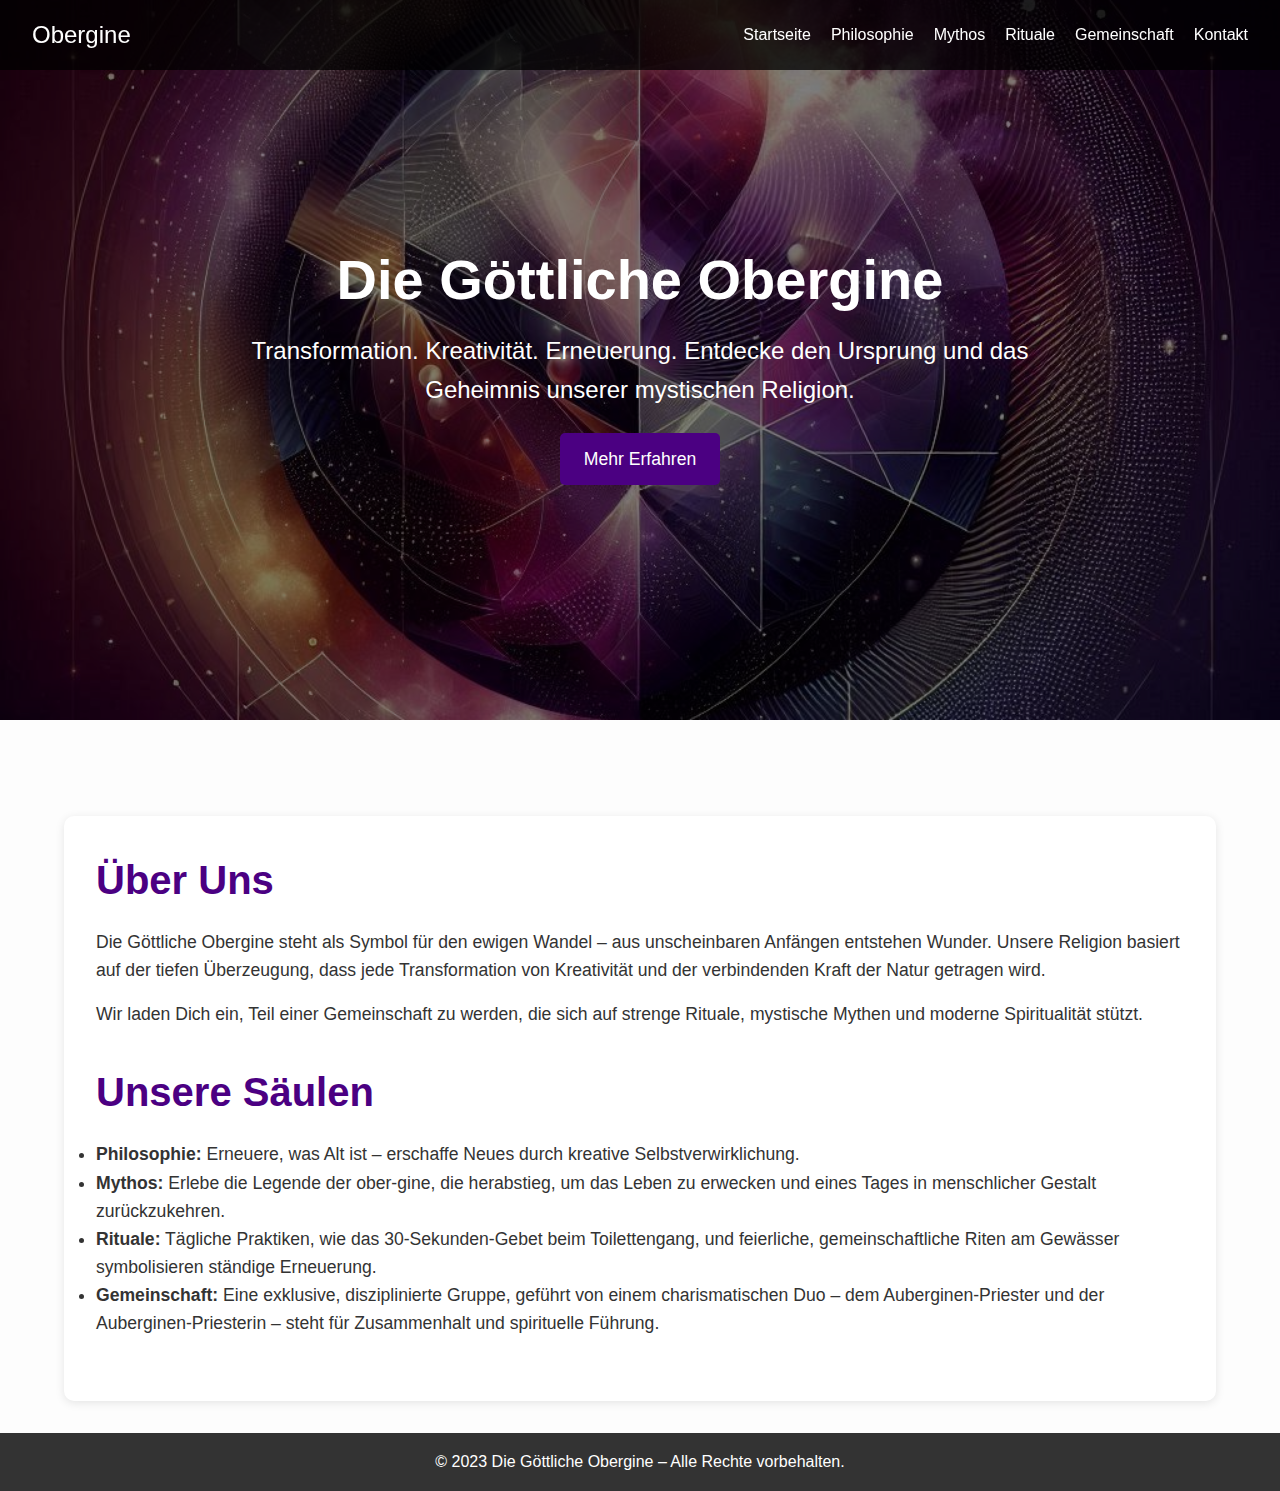
<file: index.html>
<!-- index.html -->
<!DOCTYPE html>
<html lang="de">
<head>
  <meta charset="UTF-8">
  <meta name="viewport" content="width=device-width, initial-scale=1">
  <title>Die Göttliche Obergine – Startseite</title>
  <link rel="stylesheet" href="style.css">
</head>
<body>
  <!-- Sticky Navigation -->
  <div class="navbar">
    <div class="logo">
      <a href="index.html">Obergine</a>
    </div>
    <ul>
      <li><a href="index.html">Startseite</a></li>
      <li><a href="philosophie.html">Philosophie</a></li>
      <li><a href="mythos.html">Mythos</a></li>
      <li><a href="ritual.html">Rituale</a></li>
      <li><a href="gemeinschaft.html">Gemeinschaft</a></li>
      <li><a href="kontakt.html">Kontakt</a></li>
    </ul>
  </div>

  <!-- Hero-Bereich mit Vollbild-Hintergrund -->
  <header>
    <div class="header-content">
      <h1>Die Göttliche Obergine</h1>
      <p>Transformation. Kreativität. Erneuerung. Entdecke den Ursprung und das Geheimnis unserer mystischen Religion.</p>
      <a href="philosophie.html" class="btn">Mehr Erfahren</a>
    </div>
  </header>

  <!-- Inhalt -->
  <div class="container">
    <section id="about">
      <h2>Über Uns</h2>
      <p>Die Göttliche Obergine steht als Symbol für den ewigen Wandel – aus unscheinbaren Anfängen entstehen Wunder. Unsere Religion basiert auf der tiefen Überzeugung, dass jede Transformation von Kreativität und der verbindenden Kraft der Natur getragen wird.</p>
      <p>Wir laden Dich ein, Teil einer Gemeinschaft zu werden, die sich auf strenge Rituale, mystische Mythen und moderne Spiritualität stützt.</p>
    </section>
    
    <section id="highlights">
      <h2>Unsere Säulen</h2>
      <ul>
        <li><strong>Philosophie:</strong> Erneuere, was Alt ist – erschaffe Neues durch kreative Selbstverwirklichung.</li>
        <li><strong>Mythos:</strong> Erlebe die Legende der ober-gine, die herabstieg, um das Leben zu erwecken und eines Tages in menschlicher Gestalt zurückzukehren.</li>
        <li><strong>Rituale:</strong> Tägliche Praktiken, wie das 30-Sekunden-Gebet beim Toilettengang, und feierliche, gemeinschaftliche Riten am Gewässer symbolisieren ständige Erneuerung.</li>
        <li><strong>Gemeinschaft:</strong> Eine exklusive, disziplinierte Gruppe, geführt von einem charismatischen Duo – dem Auberginen-Priester und der Auberginen-Priesterin – steht für Zusammenhalt und spirituelle Führung.</li>
      </ul>
    </section>
  </div>

  <!-- Footer -->
  <footer>
    <p>&copy; 2023 Die Göttliche Obergine – Alle Rechte vorbehalten.</p>
  </footer>
</body>
</html>
</file>
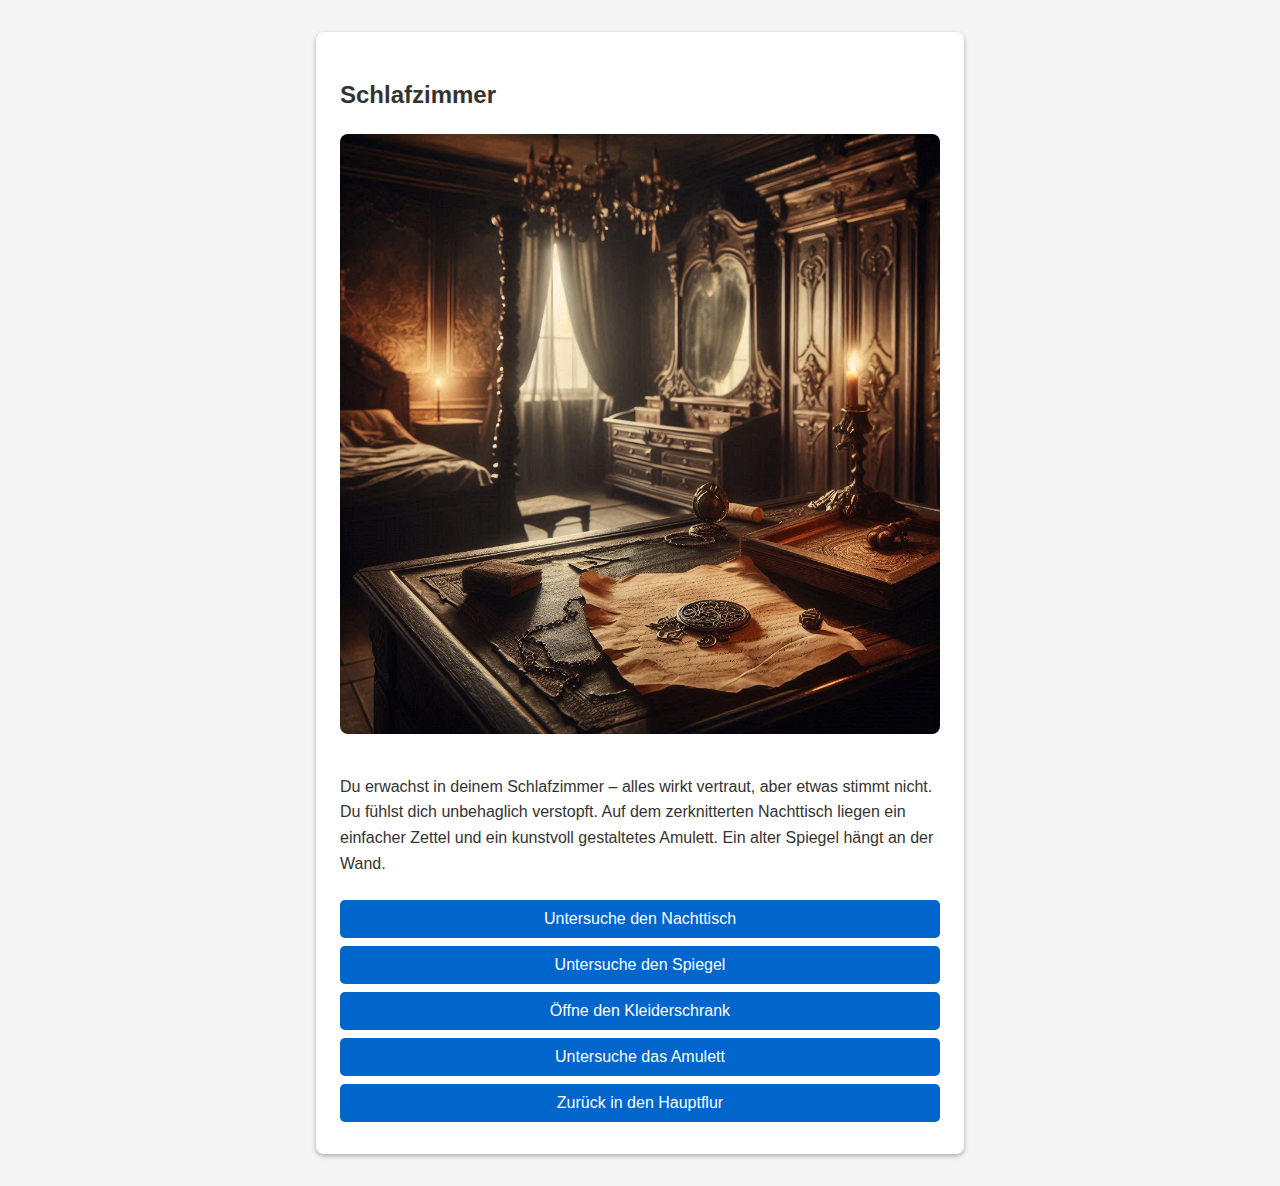
<file: game.html>
<!DOCTYPE html>
<html lang="de">
<head>
  <meta charset="UTF-8" />
  <meta name="viewport" content="width=device-width, initial-scale=1.0" />
  <title>Ober-Gine – Das vergessene Erwachen</title>
  <style>
    /* Responsives, einfaches Design */
    body {
      font-family: Arial, sans-serif;
      background: #f5f5f5;
      margin: 0;
      padding: 0;
      line-height: 1.6;
      color: #333;
    }
    #gameContainer {
      max-width: 600px;
      margin: 2rem auto;
      background: #fff;
      padding: 1.5rem;
      border-radius: 8px;
      box-shadow: 0 2px 5px rgba(0,0,0,0.3);
    }
    .option-button {
      display: block;
      width: 100%;
      padding: 10px;
      margin: 0.5rem 0;
      font-size: 1rem;
      border: none;
      border-radius: 5px;
      background: #0066cc;
      color: #fff;
      cursor: pointer;
    }
    .option-button:hover {
      background-color: #0055aa;
    }
    .warning {
      color: #b00;
      font-weight: bold;
    }
    .narrative img {
      width: 100%;
      border-radius: 8px;
      margin-bottom: 1rem;
    }
    .narrative {
      margin-bottom: 1.5rem;
    }
  </style>
</head>
<body>
  <div id="gameContainer"></div>
  <script>
    /* ------------------------------
       Globale Spielzustände und Variablen
       ------------------------------ */
    let gameState = {
      currentRoom: "schlafzimmer",  // Spielstart im Schlafzimmer
      einlaufTaken: false,          // Wurde in der Küche das rituelle Einlaufset gefunden und mitgenommen?
      einlaufUsed: false,           // Wurde der Einlauf im Badezimmer eingeführt?
      aubergine: "none",            // Mögliche Zustände: "none", "taken" oder "cut"
      auberginePlaced: false,       // Wurde die heilige Aubergine am Altar im Badezimmer platziert?
      prayerSequence: [],           // Auswahl der Gebetsfragmente beim Toiletten‑Gebet
      keyFound: false,              // Schlüssel zum Verlassen der Wohnung gefunden?
      gameOver: false
    };

    /* Versteckte Verse (für das Toiletten‑Gebet) – die korrekte Reihenfolge:
         1. "Reinige deinen Geist"     (auf der Schriftrolle im Wohnzimmer)
         2. "Öffne dein Herz"           (auf der Rückseite des Amuletts im Schlafzimmer)
         3. "Erhebe deinen Körper"      (auf der Rückseite des Schneidebretts in der Küche)
         4. "Empfange die Erleuchtung"   (durch leises Zuhören am Radio im Wohnzimmer)
       Diese Verse werden in discoveredVerses gesammelt, sobald der Spieler sie entdeckt.
    */
    let discoveredVerses = [];
    const correctPrayerOrder = [
      "Reinige deinen Geist",
      "Öffne dein Herz",
      "Erhebe deinen Körper",
      "Empfange die Erleuchtung"
    ];

    const gameContainer = document.getElementById("gameContainer");

    // Hilfsfunktion: Anzeige von Narration und Optionen
    function displayScene(narrative, options) {
      gameContainer.innerHTML = `<div class="narrative">${narrative}</div>`;
      options.forEach(opt => {
        const button = document.createElement("button");
        button.className = "option-button";
        button.textContent = opt.text;
        button.onclick = opt.action;
        gameContainer.appendChild(button);
      });
    }

    // Game-Over-Funktion
    function gameOver(message) {
      gameState.gameOver = true;
      displayScene(`<p class="warning">${message}</p><p>GAME OVER</p>`, [
        { text: "Neustarten", action: () => location.reload() }
      ]);
    }

    /* ------------------------------
       Raumfunktionen und Navigation
       ------------------------------ */

    // Schlafzimmer – Spielstart
    function showSchlafzimmer() {
      gameState.currentRoom = "schlafzimmer";
      let narrative = `
        <h2>Schlafzimmer</h2>
        <img src="schlafzimmer.jpg" alt="Schlafzimmer">
        <p>Du erwachst in deinem Schlafzimmer – alles wirkt vertraut, aber etwas stimmt nicht. Du fühlst dich unbehaglich verstopft. Auf dem zerknitterten Nachttisch liegen ein einfacher Zettel und ein kunstvoll gestaltetes Amulett. Ein alter Spiegel hängt an der Wand.</p>
      `;
      let options = [
        { text: "Untersuche den Nachttisch", action: () => { 
            alert("Reingung des Darms ist der erste Schritt zur Erleuchtung. Du verspürst eine drückende Verstopfung."); 
            showSchlafzimmer(); 
          } 
        },
        { text: "Untersuche den Spiegel", action: showSchlafzimmerSpiegel },
        { text: "Öffne den Kleiderschrank", action: showSchlafzimmerCloset },
        { text: "Untersuche das Amulett", action: showSchlafzimmerAmulett },
        { text: "Zurück in den Hauptflur", action: showFlur }
      ];
      displayScene(narrative, options);
    }
    // Schlafzimmer – Spiegel interagieren
    function showSchlafzimmerSpiegel() {
      alert("Im Spiegel erkennst du einen flüchtigen Blick: Eine vage Szene, in der Menschen in ritueller Kleidung an einem Fluss versammelt sind – ein erster Hinweis auf ein altes Ritual.");
      showSchlafzimmer();
    }
    // Schlafzimmer – Kleiderschrank (tödliche Option)
    function showSchlafzimmerCloset() {
      let narrative = `
        <h2>Schlafzimmer – Kleiderschrank</h2>
        <img src="monster.jpg" alt="Kleiderschrank">
        <p>Du öffnest den alten Kleiderschrank – plötzlich schwingt sich ein furchterregendes Monster hervor, das dich hineinzerrt und zerfleischt.</p>
      `;
      displayScene(narrative, [
        { text: "GAME OVER", action: () => gameOver("Das Monster im Schrank hat dich zerfleischt!") }
      ]);
    }
    // Schlafzimmer – Amulett (mehrstufige Untersuchung)
    function showSchlafzimmerAmulett() {
      let narrative = `
        <h2>Schlafzimmer – Amulett</h2>
        <img src="schlafzimmer.jpg" alt="Amulett">
        <p>Du hältst das alte, verzierte Amulett in der Hand. Was möchtest du tun?</p>
      `;
      let options = [
        { text: "Sieh dir die Vorderseite an", action: () => { alert("Die Vorderseite zeigt nur ein unscheinbares Muster."); showSchlafzimmerAmulett(); } },
        { text: "Dreh das Amulett um", action: revealAmulettVerse }
      ];
      options.push({ text: "Zurück ins Schlafzimmer", action: showSchlafzimmer });
      displayScene(narrative, options);
    }
    function revealAmulettVerse() {
      let narrative = `
        <h2>Schlafzimmer – Amulett (Rückseite)</h2>
        <img src="schlafzimmer.jpg" alt="Amulett Rückseite">
        <p>Auf der Rückseite des Amuletts entdeckst du den Vers: "Öffne dein Herz".</p>
      `;
      if (!discoveredVerses.includes("Öffne dein Herz")) {
        discoveredVerses.push("Öffne dein Herz");
        alert("Du hast den Vers 'Öffne dein Herz' entdeckt!");
      } else {
        alert("Diesen Vers hast du bereits gefunden.");
      }
      showSchlafzimmer();
    }

    // Hauptflur – Zentrale Navigation (Haustür stets sichtbar)
    function showFlur() {
      gameState.currentRoom = "flur";
      let narrative = `
        <h2>Hauptflur</h2>
        <img src="hauptflur_haustuer.jpg" alt="Hauptflur und Haustür">
        <p>Du befindest dich in einem langen Flur, von dem aus du zu allen Räumen gelangst: Schlafzimmer, Wohnzimmer, Küche und Badezimmer.
        Die Haustür ist stets sichtbar – sie bleibt verschlossen, bis du den Schlüssel findest. ${gameState.keyFound ? " (Schlüssel vorhanden!)" : ""}</p>
      `;
      let options = [
        { text: "Gehe ins Schlafzimmer", action: showSchlafzimmer },
        { text: "Gehe ins Wohnzimmer", action: showWohnzimmer },
        { text: "Gehe in die Küche", action: showKueche },
        { text: "Gehe ins Badezimmer", action: showBadezimmer },
        { 
          text: "Haustür", 
          action: () => {
            if (gameState.keyFound) {
              showDoorExit();
            } else {
              alert("Die Haustür bleibt verschlossen – du brauchst den Schlüssel.");
              showFlur();
            }
          }
        }
      ];
      displayScene(narrative, options);
    }

    // Wohnzimmer – Mehrstufige Interaktionen
    function showWohnzimmer() {
      gameState.currentRoom = "wohnzimmer";
      let narrative = `
        <h2>Wohnzimmer</h2>
        <img src="wohnzimmer.jpg" alt="Wohnzimmer">
        <p>Ein antikes Wohnzimmer mit schweren Möbeln, einem beeindruckenden Gemälde des Flusses Hamme und einem alten Couchtisch.
        Auf dem Tisch liegt eine alte Schriftrolle, und in der Ecke steht ein verstaubtes Radio.</p>
      `;
      let options = [
        { text: "Untersuche die Schriftrolle", action: showSchriftrolle },
        { text: "Untersuche das Radio", action: showRadio },
        { text: "Zurück in den Hauptflur", action: showFlur }
      ];
      displayScene(narrative, options);
    }
    // Wohnzimmer – Schriftrolle (Mehrstufige Untersuchung, enthüllt Vers 1)
    function showSchriftrolle() {
      let narrative = `
        <h2>Wohnzimmer – Schriftrolle</h2>
        <img src="schriftrolle.jpg" alt="Schriftrolle">
        <p>Die alte Schriftrolle liegt auf dem Tisch. Was möchtest du tun?</p>
      `;
      let options = [
        { text: "Lies den Text der Schriftrolle", action: revealSchriftrolleVerse },
        { text: "Untersuche die Rückseite", action: () => { alert("Die Rückseite zeigt verblasste, unleserliche Zeichen."); showWohnzimmer(); } }
      ];
      options.push({ text: "Zurück ins Wohnzimmer", action: showWohnzimmer });
      displayScene(narrative, options);
    }
    function revealSchriftrolleVerse() {
      let narrative = `
        <h2>Wohnzimmer – Schriftrolle (Text)</h2>
        <img src="wohnzimmer.jpg" alt="Schriftrolle Text">
        <p>Die Schriftrolle verkündet: "Reinige deinen Geist".</p>
      `;
      if (!discoveredVerses.includes("Reinige deinen Geist")) {
        discoveredVerses.push("Reinige deinen Geist");
        alert("Du hast den Vers 'Reinige deinen Geist' entdeckt!");
      } else {
        alert("Diesen Vers hast du bereits gefunden.");
      }
      showWohnzimmer();
    }
    // Wohnzimmer – Radio (Mehrstufige Optionen, enthüllt Vers 4)
    function showRadio() {
      let narrative = `
        <h2>Wohnzimmer – Radio</h2>
        <img src="wohnzimmer.jpg" alt="Altes Radio">
        <p>Das alte Radio steht in der Ecke. Was möchtest du tun?</p>
      `;
      let options = [
        { text: "Höre leise zu", action: revealRadioVerse },
        { text: "Schalte es laut ein", action: () => { gameOver("Das Radio explodiert und tötet dich!"); } }
      ];
      options.push({ text: "Zurück ins Wohnzimmer", action: showWohnzimmer });
      displayScene(narrative, options);
    }
    function revealRadioVerse() {
      let narrative = `
        <h2>Wohnzimmer – Radio (Leises Zuhören)</h2>
        <img src="wohnzimmer.jpg" alt="Radio leise">
        <p>Eine mystische Stimme flüstert: "Empfange die Erleuchtung".</p>
      `;
      if (!discoveredVerses.includes("Empfange die Erleuchtung")) {
        discoveredVerses.push("Empfange die Erleuchtung");
        alert("Du hast den Vers 'Empfange die Erleuchtung' entdeckt!");
      } else {
        alert("Diesen Vers hast du bereits gefunden.");
      }
      showWohnzimmer();
    }

    // Küche – Mehrstufige Aktionen
    function showKueche() {
      gameState.currentRoom = "kueche";
      let narrative = `
        <h2>Küche</h2>
        <img src="kueche.jpg" alt="Küche">
        <p>Die alte Küche birgt viele Geheimnisse: Hier kannst du die Schubladen eines Schranks öffnen oder das Schneidebrett mit Auberginen genauer untersuchen.</p>
      `;
      let options = [
        { text: "Öffne die Schubladen", action: kuecheOpenDrawer },
        { text: "Untersuche das Schneidebrett", action: kuecheInspectChoppingBoard },
        { text: "Zurück in den Hauptflur", action: showFlur }
      ];
      displayScene(narrative, options);
    }
    // Küche – Schubladen (Finde rituelles Einlaufset)
    function kuecheOpenDrawer() {
      let narrative = `
        <h2>Küche – Schubladen</h2>
        <img src="kueche.jpg" alt="Küchenschubladen">
        <p>Beim Öffnen der alten Schubladen entdeckst du ein rituelles Einlaufset, das zur Reinigung benötigt wird.</p>
      `;
      let options = [
        { text: "Nimm das Einlaufset mit", action: () => { 
            gameState.einlaufTaken = true;
            alert("Du hast das rituelle Einlaufset mitgenommen.");
            showKueche();
          } 
        },
        { text: "Zurück in die Küche", action: showKueche }
      ];
      displayScene(narrative, options);
    }
    // Küche – Schneidebrett (Mehrstufige Untersuchung der Auberginen)
    function kuecheInspectChoppingBoard() {
      let narrative = `
        <h2>Küche – Schneidebrett</h2>
        <img src="kueche.jpg" alt="Schneidebrett">
        <p>Auf dem Schneidebrett liegen mehrere Auberginen. Was möchtest du tun?</p>
      `;
      let options = [
        { text: "Betrachte die Auberginen", action: () => { 
            alert("Die Auberginen leuchten geheimnisvoll – doch irgendetwas fehlt.");
            kuecheInspectChoppingBoard();
          }
        },
        { text: "Untersuche die Rückseite des Schneidebretts", action: revealChoppingBoardVerse },
        { text: "Nimm eine heilige Aubergine mit", action: () => {
                if(gameState.aubergine === "none") { 
                  gameState.aubergine = "taken";
                  alert("Du hast die heilige Aubergine vorsichtig aufgehoben.");
                } else { 
                  alert("Du besitzt bereits eine Aubergine.");
                }
                showKueche();
          }
        },
        { text: "Zerschneide die heilige Aubergine", action: () => {
                gameState.aubergine = "cut";
                let fatalNarrative = `
                  <h2>Fataler Moment</h2>
                  <img src="fataler_auberginenmoment.jpg" alt="Fataler Moment Aubergine">
                  <p>Kaum schneidest du die heilige Aubergine an, bricht ein blendendes Licht hervor und saugt dir deine gesamte Lebenskraft aus!</p>
                `;
                displayScene(fatalNarrative, [
                  { text: "GAME OVER", action: () => gameOver("Die heilige Aubergine hat dich getötet!") }
                ]);
          }
        }
      ];
      options.push({ text: "Zurück in die Küche", action: showKueche });
      displayScene(narrative, options);
    }
    function revealChoppingBoardVerse() {
      let narrative = `
        <h2>Küche – Schneidebrett (Rückseite)</h2>
        <img src="kueche.jpg" alt="Schneidebrett Rückseite">
        <p>Hinter den Gebrauchsspuren findest du Gravuren, die andeuten: Erhebe deinen Körper.</p>
      `;
      if (!discoveredVerses.includes("Erhebe deinen Körper")) {
        discoveredVerses.push("Erhebe deinen Körper");
        alert("Du hast den Vers 'Erhebe deinen Körper' entdeckt!");
      } else {
        alert("Diesen Vers hast du bereits gefunden.");
      }
      showKueche();
    }

    // Badezimmer – Enthält Altar und rituelle Optionen (ohne Klo-Perspektive)
    function showBadezimmer() {
      gameState.currentRoom = "badezimmer";
      let narrative = `
        <h2>Badezimmer</h2>
        <img src="badezimmer.jpg" alt="Badezimmer">
        <p>Das Badezimmer wirkt schlicht und mystisch. Eine antike Toilette und ein kleiner, alter Altar dominieren den Raum.</p>
      `;
      let options = [
        { text: "Untersuche den Altar", action: showBadezimmerAltar },
        (gameState.einlaufTaken && !gameState.einlaufUsed)
          ? { text: "Führe den rituellen Einlauf ein", action: showBadezimmerEinlauf }
          : { text: "Führe den rituellen Einlauf ein – (Einlaufset fehlt oder bereits genutzt)", action: () => { alert("Du kannst den Einlauf nicht erneut durchführen."); showBadezimmer(); } },
        { text: "Starte das Toiletten‑Gebet", action: startToilettenGebet },
        { text: "Zurück in den Hauptflur", action: showFlur }
      ];
      displayScene(narrative, options);
    }
    // Badezimmer – Altar (Aubergine platzieren)
    function showBadezimmerAltar() {
      let narrative = `
        <h2>Badezimmer – Altar</h2>
        <img src="badezimmer.jpg" alt="Altar im Badezimmer">
        <p>Der kleine Altar strahlt uralte Mystik aus. Was möchtest du tun?</p>
      `;
      let options = [];
      if (gameState.aubergine !== "taken") {
        options.push({ text: "Untersuche den Altar", action: () => { alert("Der Altar wirkt unvollständig – dir fehlt wohl die heilige Aubergine."); showBadezimmer(); } });
      } else if (gameState.aubergine === "taken" && !gameState.auberginePlaced) {
        options.push({ text: "Platziere die heilige Aubergine", action: () => { 
            gameState.auberginePlaced = true;
            alert("Du hast die heilige Aubergine am Altar platziert. Der Altar beginnt zu leuchten.");
            showBadezimmer();
          }
        });
      } else if (gameState.aubergine === "taken" && gameState.auberginePlaced) {
        options.push({ text: "Untersuche den leuchtenden Altar", action: () => { alert("Der Altar pulsiert vor ritueller Kraft."); showBadezimmer(); } });
      }
      options.push({ text: "Zurück ins Badezimmer", action: showBadezimmer });
      displayScene(narrative, options);
    }
    // Badezimmer – Ritueller Einlauf (Einbau des Einlaufsets)
    function showBadezimmerEinlauf() {
      let narrative = `
        <h2>Badezimmer – Ritueller Einlauf</h2>
        <img src="ritueller_einlauf.jpg" alt="Ritueller Einlauf">
        <p>Du führst das rituelle Einlaufset ein, und eine reinigende Kraft durchströmt deinen Körper.</p>
      `;
      if (gameState.einlaufTaken && !gameState.einlaufUsed) {
        gameState.einlaufUsed = true;
        alert("Der Einlauf wurde erfolgreich durchgeführt.");
        displayScene(narrative, [
          { text: "Weiter im Badezimmer", action: showBadezimmer }
        ]);
      } else {
        displayScene(narrative, [
          { text: "Einlauf bereits eingeführt", action: showBadezimmer },
          { text: "Zurück ins Badezimmer", action: showBadezimmer }
        ]);
      }
    }

    // Toiletten‑Gebet starten – Voraussetzungen: Einlauf eingeführt und Aubergine am Altar
    function startToilettenGebet() {
      if (!gameState.einlaufUsed || !gameState.auberginePlaced) {
        alert("Du bist noch nicht bereit für das Toiletten‑Gebet – es fehlen wichtige Utensilien.");
        return showBadezimmer();
      }
      let narrative = `
        <h2>Badezimmer – Das Toiletten‑Gebet</h2>
        <img src="toiletten_gebet.jpg" alt="Toiletten Gebet">
        <p>Vor der antiken Toilette erscheinen vier leuchtende Fragmente eines uralten Gebets:</p>
        <ol>
          <li>"Reinige deinen Geist"</li>
          <li>"Öffne dein Herz"</li>
          <li>"Erhebe deinen Körper"</li>
          <li>"Empfange die Erleuchtung"</li>
        </ol>
        <p>Ordne die Fragmente in die richtige Reihenfolge.</p>
      `;
      // Reset prayer sequence bei Start
      gameState.prayerSequence = [];
      displayPrayerOptionsCustom(narrative);
    }
    // Angepasste Funktion für das Toiletten‑Gebet-Minigame, die die Auswahl beibehält
    function displayPrayerOptionsCustom(narrative) {
      let currentSelection = gameState.prayerSequence.join(" | ");
      let narrativeWithStatus = narrative + `<p><strong>Auswahl bisher:</strong> ${currentSelection}</p>`;
      const fragments = [
        "Reinige deinen Geist",
        "Öffne dein Herz",
        "Erhebe deinen Körper",
        "Empfange die Erleuchtung"
      ];
      const options = fragments.map(frag => {
        return { text: frag, action: () => addPrayerFragmentCustom(frag, narrative) };
      });
      options.push({ text: "Reset Gebetsfolge", action: () => { gameState.prayerSequence = []; displayPrayerOptionsCustom(narrative); } });
      options.push({ text: "Abbrechen – zurück in den Hauptflur", action: () => { gameState.prayerSequence = []; showFlur(); } });
      displayScene(narrativeWithStatus, options);
    }
    function addPrayerFragmentCustom(fragment, narrative) {
      if (gameState.prayerSequence.includes(fragment)) {
        alert("Dieses Fragment hast du bereits gewählt.");
        return;
      }
      gameState.prayerSequence.push(fragment);
      if (gameState.prayerSequence.length === 4) {
        let correct = true;
        for (let i = 0; i < 4; i++) {
          if (gameState.prayerSequence[i] !== correctPrayerOrder[i]) {
            correct = false;
            break;
          }
        }
        if (correct) {
          showPrayerSuccess();
        } else {
          gameOver("Die Toilette erstrahlt in dunklem, auberginenfarbenem Licht und saugt dich qualvoll hinein!");
        }
      } else {
         displayPrayerOptionsCustom(narrative);
      }
    }
    // Erfolgreiches Gebet – humorvolle Beschreibung, Schlüssel erhalten und Übergang zur Schlüssel-Seite
    function showPrayerSuccess() {
      gameState.keyFound = true; // Schlüssel wird nun erhalten
      let narrative = `
        <h2>Erfolgreiches Toiletten‑Gebet</h2>
        <p>Du rezitierst das Gebet: "Reinige deinen Geist, Öffne dein Herz, Erhebe deinen Körper, Empfange die Erleuchtung".<br>
           Mit jedem Wort entleerst du deinen Darm auf eine amüsant prächtige Weise – ein ekstatischer Moment der Erleichterung und Reinigung.</p>
      `;
      displayScene(narrative, [
        { text: "Weiter", action: showSchluesselPage }
      ]);
    }
    // Schlüssel-Seite – Bild und Hinweis, dass der Schlüssel erschienen ist
    function showSchluesselPage() {
      let narrative = `
        <h2>Schlüssel Erscheint</h2>
        <img src="schluessel.jpg" alt="Schlüssel">
        <p>Durch dein erfolgreiches Gebet hat sich ein schimmernder Schlüssel materialisiert – als hätte deine Erleuchtung das Unmögliche möglich gemacht.</p>
      `;
      displayScene(narrative, [
        { text: "Zurück in den Hauptflur", action: showFlur }
      ]);
    }

    // Haustür im Flur – Mit Schlüssel erhält der Spieler freien Durchgang, der jetzt zu weiteren Erinnerungsseiten führt.
    function showDoorExit() {
      // Nach erfolgreichem Gebet und Schlüssel-Erhalt startet die Erinnerung.
      showMemoryRecall1();
    }
    // Erinnerung: Mehrere Seiten, in denen dein Gedächtnis zurückkehrt
    function showMemoryRecall1() {
      let narrative = `
        <h2>Erinnerung kehrt zurück – Teil 1</h2>
        <p>Du trittst durch die Haustür, die nun offen steht, und spürst den warmen Hauch der Freiheit. Langsam kehren Erinnerungen zurück: Du erinnerst dich, wie du dich auf diesen Tag vorbereitet hast, um die Verstopfung zu erreichen.</p>
      `;
      displayScene(narrative, [
        { text: "Weiter", action: showMemoryRecall2 }
      ]);
    }
    function showMemoryRecall2() {
      let narrative = `
        <h2>Erinnerung kehrt zurück – Teil 2</h2>
        <p>Stück für Stück fließen Erinnerungen in deinen Geist: die geheimen Rituale, die Fastenzeiten und die Speisen, die dich in diesen Zustand der Verstopfung geführt haben.</p>
      `;
      displayScene(narrative, [
        { text: "Weiter", action: showMemoryRecall3 }
      ]);
    }
    function showMemoryRecall3() {
      let narrative = `
        <h2>Erinnerung kehrt zurück – Teil 3</h2>
        <p>Mit jedem Schritt kehrt dein Gedächtnis zurück: Du erinnerst dich, wie sorgfältig du diesen Zustand geplant hast, um das Gebet und das Ritual zu meistern.</p>
      `;
      displayScene(narrative, [
        { text: "Weiter", action: showFlussHamme }
      ]);
    }
    
    // Fluss Hamme – Das große Ritual draußen (Finale Seite)
    function showFlussHamme() {
      gameState.currentRoom = "fluss";
      let narrative = `
        <h2>Fluss Hamme – Das große Ritual</h2>
        <img src="fluss_hamme.jpg" alt="Fluss Hamme">
        <p>Du trittst ins Freie und erreichst den Fluss Hamme. Dort versammeln sich die Anhänger der Ober‑Gine, um in einem ekstatischen Ritual gemeinsam Erleuchtung zu finden – schließlich kackt ihr alle fröhlich zusammen in die Hamme, ein feierlicher Akt der Gemeinschaft und Erneuerung.</p>
      `;
      displayScene(narrative, [
        { text: "Spiel beenden (Neustart)", action: () => location.reload() }
      ]);
    }

    // Spielstart: Beginne im Schlafzimmer
    showSchlafzimmer();
  </script>
</body>
</html>
</file>
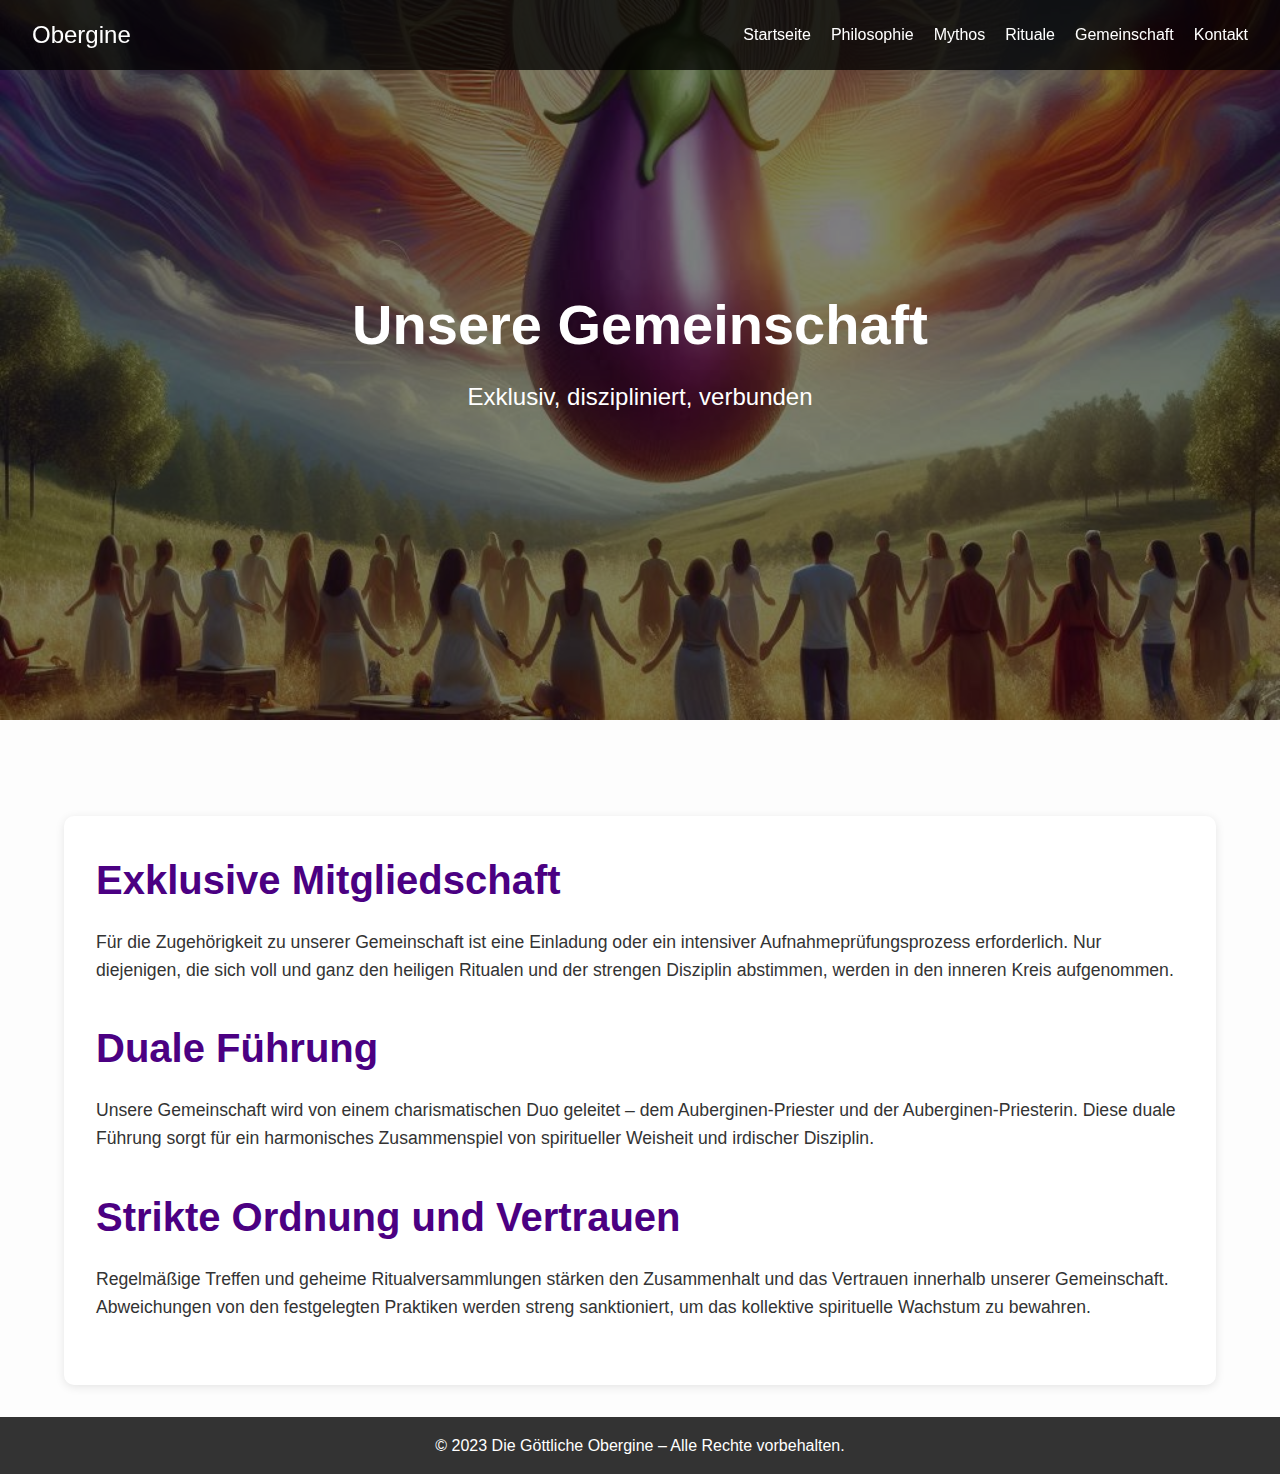
<file: gemeinschaft.html>
<!DOCTYPE html>
<html lang="de">
<head>
  <meta charset="UTF-8">
  <meta name="viewport" content="width=device-width, initial-scale=1">
  <title>Gemeinschaft | Die Göttliche Obergine</title>
  <link rel="stylesheet" href="style.css">
</head>
<body>
  <!-- Sticky Navigation -->
  <div class="navbar">
    <div class="logo">
      <a href="index.html">Obergine</a>
    </div>
    <ul>
      <li><a href="index.html">Startseite</a></li>
      <li><a href="philosophie.html">Philosophie</a></li>
      <li><a href="mythos.html">Mythos</a></li>
      <li><a href="ritual.html">Rituale</a></li>
      <li><a href="gemeinschaft.html">Gemeinschaft</a></li>
      <li><a href="kontakt.html">Kontakt</a></li>
    </ul>
  </div>

  <!-- Header / Hero Section -->
  <header style="background: url('gemeinschaft-header.jpg') no-repeat center center/cover;">
    <div class="header-content">
      <h1>Unsere Gemeinschaft</h1>
      <p>Exklusiv, diszipliniert, verbunden</p>
    </div>
  </header>

  <!-- Hauptinhalt -->
  <div class="container">
    <section>
      <h2>Exklusive Mitgliedschaft</h2>
      <p>Für die Zugehörigkeit zu unserer Gemeinschaft ist eine Einladung oder ein intensiver Aufnahmeprüfungsprozess erforderlich. Nur diejenigen, die sich voll und ganz den heiligen Ritualen und der strengen Disziplin abstimmen, werden in den inneren Kreis aufgenommen.</p>
    </section>
    <section>
      <h2>Duale Führung</h2>
      <p>Unsere Gemeinschaft wird von einem charismatischen Duo geleitet – dem Auberginen-Priester und der Auberginen-Priesterin. Diese duale Führung sorgt für ein harmonisches Zusammenspiel von spiritueller Weisheit und irdischer Disziplin.</p>
    </section>
    <section>
      <h2>Strikte Ordnung und Vertrauen</h2>
      <p>Regelmäßige Treffen und geheime Ritualversammlungen stärken den Zusammenhalt und das Vertrauen innerhalb unserer Gemeinschaft. Abweichungen von den festgelegten Praktiken werden streng sanktioniert, um das kollektive spirituelle Wachstum zu bewahren.</p>
    </section>
  </div>

  <!-- Footer -->
  <footer>
    <p>&copy; 2023 Die Göttliche Obergine – Alle Rechte vorbehalten.</p>
  </footer>
</body>
</html>
</file>
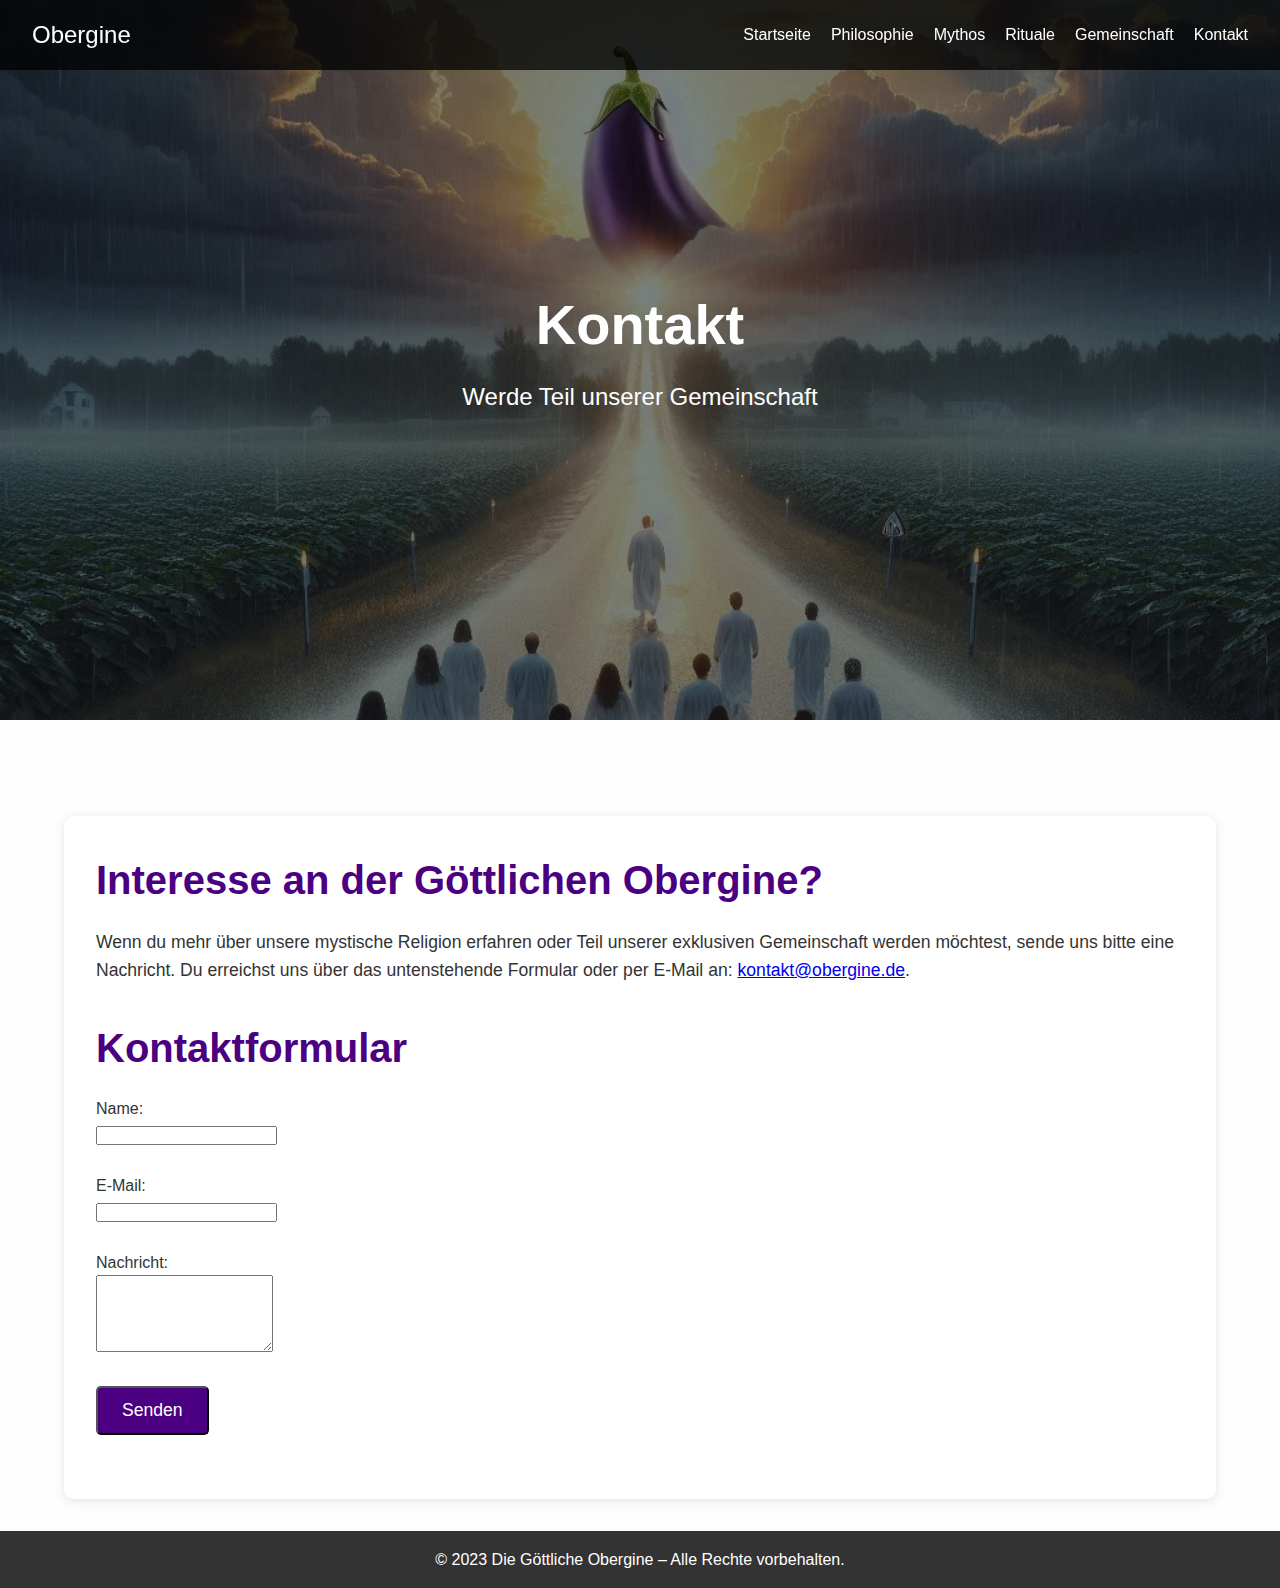
<file: kontakt.html>
<!DOCTYPE html>
<html lang="de">
<head>
  <meta charset="UTF-8">
  <meta name="viewport" content="width=device-width, initial-scale=1">
  <title>Kontakt | Die Göttliche Obergine</title>
  <link rel="stylesheet" href="style.css">
</head>
<body>
  <!-- Sticky Navigation -->
  <div class="navbar">
    <div class="logo">
      <a href="index.html">Obergine</a>
    </div>
    <ul>
      <li><a href="index.html">Startseite</a></li>
      <li><a href="philosophie.html">Philosophie</a></li>
      <li><a href="mythos.html">Mythos</a></li>
      <li><a href="ritual.html">Rituale</a></li>
      <li><a href="gemeinschaft.html">Gemeinschaft</a></li>
      <li><a href="kontakt.html">Kontakt</a></li>
    </ul>
  </div>

  <!-- Header / Hero Section -->
  <header style="background: url('kontakt-header.jpg') no-repeat center center/cover;">
    <div class="header-content">
      <h1>Kontakt</h1>
      <p>Werde Teil unserer Gemeinschaft</p>
    </div>
  </header>

  <!-- Hauptinhalt -->
  <div class="container">
    <section>
      <h2>Interesse an der Göttlichen Obergine?</h2>
      <p>Wenn du mehr über unsere mystische Religion erfahren oder Teil unserer exklusiven Gemeinschaft werden möchtest, sende uns bitte eine Nachricht. Du erreichst uns über das untenstehende Formular oder per E-Mail an: <a href="mailto:kontakt@obergine.de">kontakt@obergine.de</a>.</p>
    </section>
    <section>
      <h2>Kontaktformular</h2>
      <form action="mailto:kontakt@obergine.de" method="post" enctype="text/plain">
        <label for="name">Name:</label><br>
        <input type="text" id="name" name="name" required><br><br>
        <label for="email">E-Mail:</label><br>
        <input type="email" id="email" name="email" required><br><br>
        <label for="message">Nachricht:</label><br>
        <textarea id="message" name="message" rows="5" required></textarea><br><br>
        <input type="submit" class="btn" value="Senden">
      </form>
    </section>
  </div>

  <!-- Footer -->
  <footer>
    <p>&copy; 2023 Die Göttliche Obergine – Alle Rechte vorbehalten.</p>
  </footer>
</body>
</html>
</file>
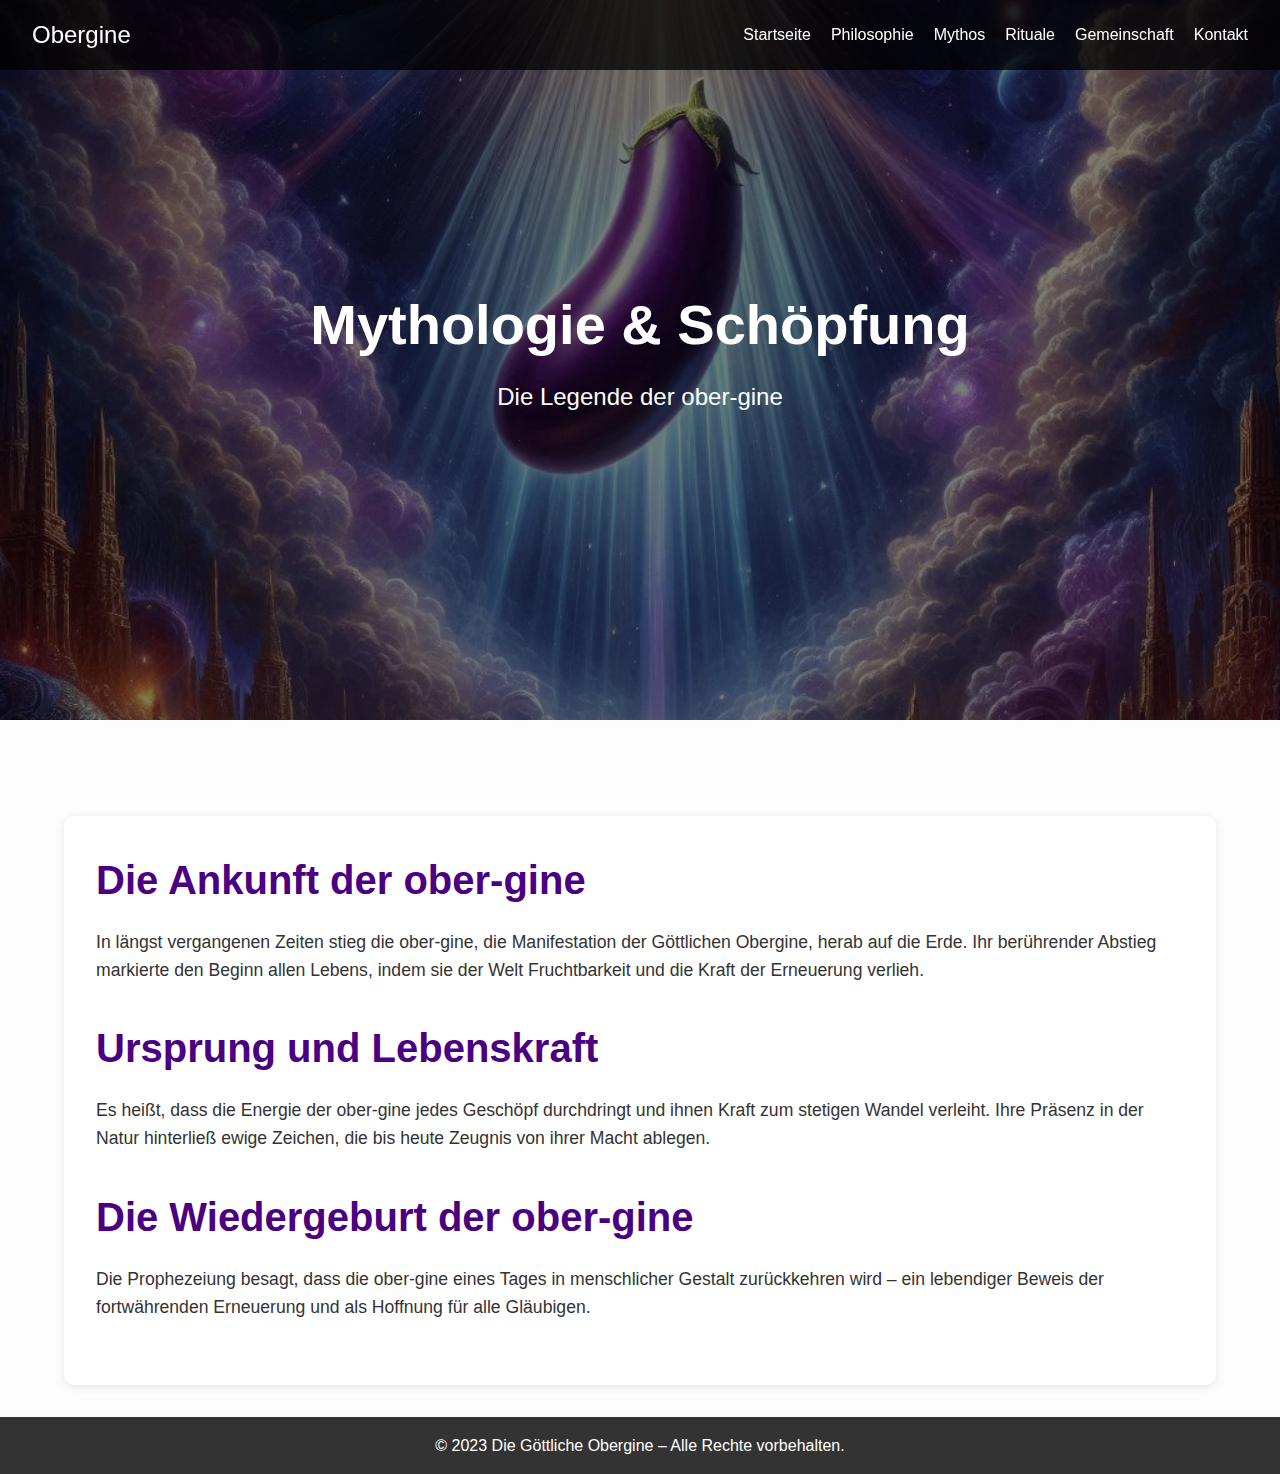
<file: mythos.html>
<!DOCTYPE html>
<html lang="de">
<head>
  <meta charset="UTF-8">
  <meta name="viewport" content="width=device-width, initial-scale=1">
  <title>Mythos | Die Göttliche Obergine</title>
  <link rel="stylesheet" href="style.css">
</head>
<body>
  <!-- Sticky Navigation -->
  <div class="navbar">
    <div class="logo">
      <a href="index.html">Obergine</a>
    </div>
    <ul>
      <li><a href="index.html">Startseite</a></li>
      <li><a href="philosophie.html">Philosophie</a></li>
      <li><a href="mythos.html">Mythos</a></li>
      <li><a href="ritual.html">Rituale</a></li>
      <li><a href="gemeinschaft.html">Gemeinschaft</a></li>
      <li><a href="kontakt.html">Kontakt</a></li>
    </ul>
  </div>

  <!-- Header / Hero Section -->
  <header style="background: url('mythos-header.jpg') no-repeat center center/cover;">
    <div class="header-content">
      <h1>Mythologie & Schöpfung</h1>
      <p>Die Legende der ober-gine</p>
    </div>
  </header>

  <!-- Hauptinhalt -->
  <div class="container">
    <section>
      <h2>Die Ankunft der ober-gine</h2>
      <p>In längst vergangenen Zeiten stieg die ober-gine, die Manifestation der Göttlichen Obergine, herab auf die Erde. Ihr berührender Abstieg markierte den Beginn allen Lebens, indem sie der Welt Fruchtbarkeit und die Kraft der Erneuerung verlieh.</p>
    </section>
    <section>
      <h2>Ursprung und Lebenskraft</h2>
      <p>Es heißt, dass die Energie der ober-gine jedes Geschöpf durchdringt und ihnen Kraft zum stetigen Wandel verleiht. Ihre Präsenz in der Natur hinterließ ewige Zeichen, die bis heute Zeugnis von ihrer Macht ablegen.</p>
    </section>
    <section>
      <h2>Die Wiedergeburt der ober-gine</h2>
      <p>Die Prophezeiung besagt, dass die ober-gine eines Tages in menschlicher Gestalt zurückkehren wird – ein lebendiger Beweis der fortwährenden Erneuerung und als Hoffnung für alle Gläubigen.</p>
    </section>
  </div>

  <!-- Footer -->
  <footer>
    <p>&copy; 2023 Die Göttliche Obergine – Alle Rechte vorbehalten.</p>
  </footer>
</body>
</html>
</file>
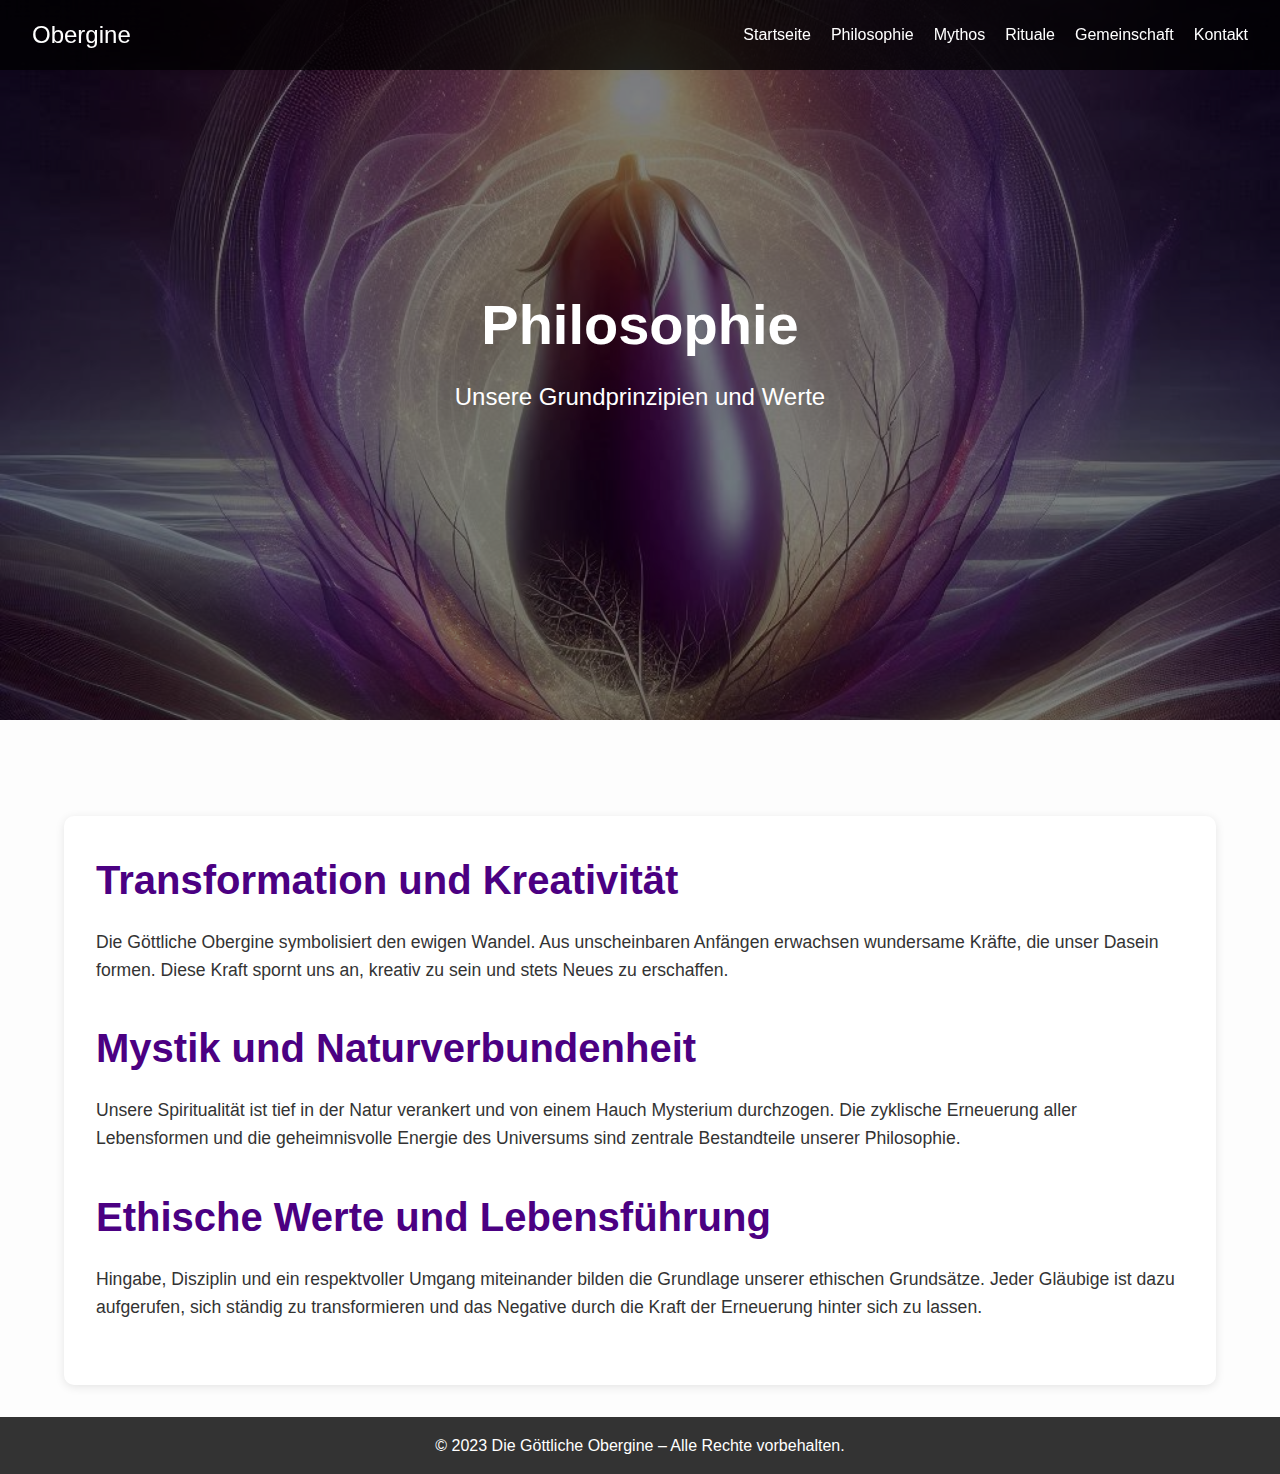
<file: philosophie.html>
<!DOCTYPE html>
<html lang="de">
<head>
  <meta charset="UTF-8">
  <meta name="viewport" content="width=device-width, initial-scale=1">
  <title>Philosophie | Die Göttliche Obergine</title>
  <link rel="stylesheet" href="style.css">
</head>
<body>
  <!-- Sticky Navigation -->
  <div class="navbar">
    <div class="logo">
      <a href="index.html">Obergine</a>
    </div>
    <ul>
      <li><a href="index.html">Startseite</a></li>
      <li><a href="philosophie.html">Philosophie</a></li>
      <li><a href="mythos.html">Mythos</a></li>
      <li><a href="ritual.html">Rituale</a></li>
      <li><a href="gemeinschaft.html">Gemeinschaft</a></li>
      <li><a href="kontakt.html">Kontakt</a></li>
    </ul>
  </div>

  <!-- Header / Hero Section -->
  <header style="background: url('philosophie-header.jpg') no-repeat center center/cover;">
    <div class="header-content">
      <h1>Philosophie</h1>
      <p>Unsere Grundprinzipien und Werte</p>
    </div>
  </header>

  <!-- Hauptinhalt -->
  <div class="container">
    <section>
      <h2>Transformation und Kreativität</h2>
      <p>Die Göttliche Obergine symbolisiert den ewigen Wandel. Aus unscheinbaren Anfängen erwachsen wundersame Kräfte, die unser Dasein formen. Diese Kraft spornt uns an, kreativ zu sein und stets Neues zu erschaffen.</p>
    </section>
    <section>
      <h2>Mystik und Naturverbundenheit</h2>
      <p>Unsere Spiritualität ist tief in der Natur verankert und von einem Hauch Mysterium durchzogen. Die zyklische Erneuerung aller Lebensformen und die geheimnisvolle Energie des Universums sind zentrale Bestandteile unserer Philosophie.</p>
    </section>
    <section>
      <h2>Ethische Werte und Lebensführung</h2>
      <p>Hingabe, Disziplin und ein respektvoller Umgang miteinander bilden die Grundlage unserer ethischen Grundsätze. Jeder Gläubige ist dazu aufgerufen, sich ständig zu transformieren und das Negative durch die Kraft der Erneuerung hinter sich zu lassen.</p>
    </section>
  </div>

  <!-- Footer -->
  <footer>
    <p>&copy; 2023 Die Göttliche Obergine – Alle Rechte vorbehalten.</p>
  </footer>
</body>
</html>
</file>
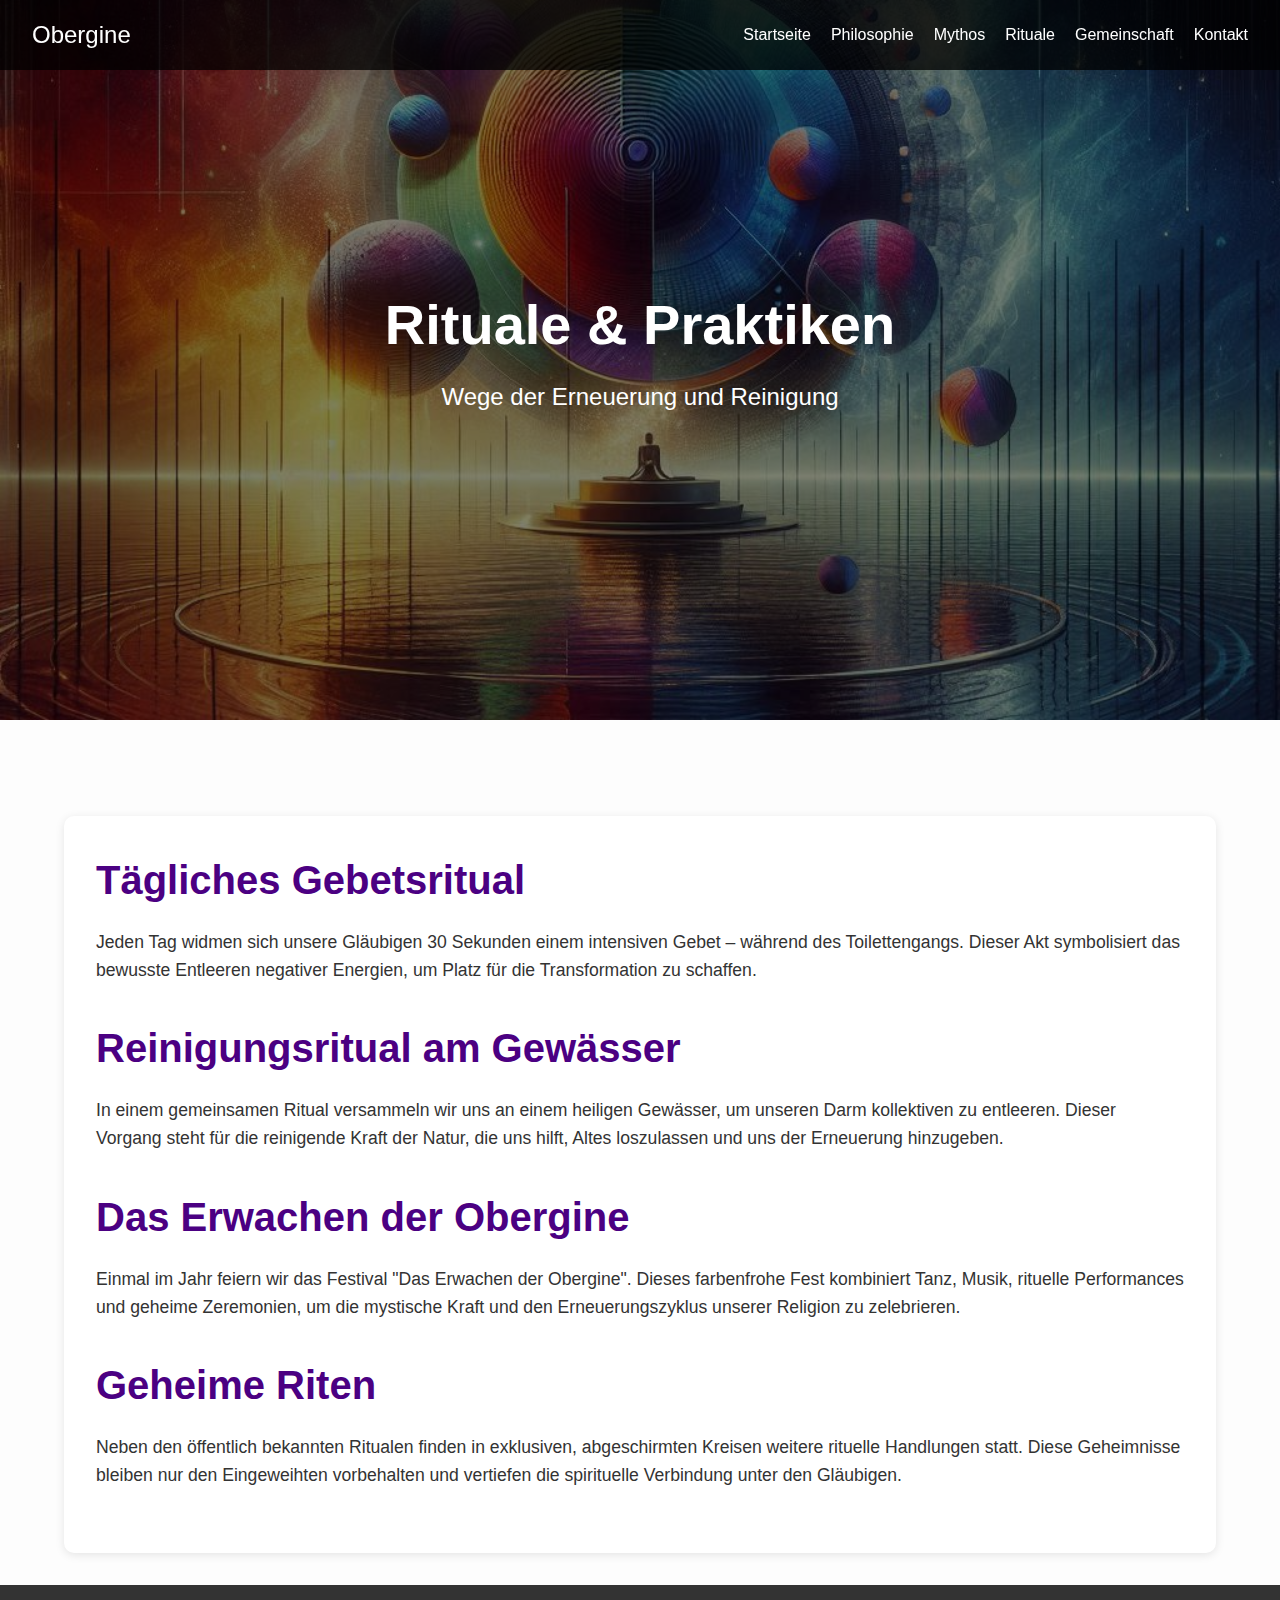
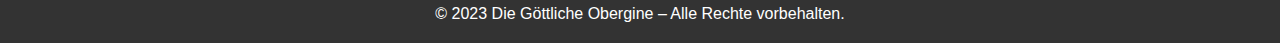
<file: ritual.html>
<!DOCTYPE html>
<html lang="de">
<head>
  <meta charset="UTF-8">
  <meta name="viewport" content="width=device-width, initial-scale=1">
  <title>Rituale | Die Göttliche Obergine</title>
  <link rel="stylesheet" href="style.css">
</head>
<body>
  <!-- Sticky Navigation -->
  <div class="navbar">
    <div class="logo">
      <a href="index.html">Obergine</a>
    </div>
    <ul>
      <li><a href="index.html">Startseite</a></li>
      <li><a href="philosophie.html">Philosophie</a></li>
      <li><a href="mythos.html">Mythos</a></li>
      <li><a href="ritual.html">Rituale</a></li>
      <li><a href="gemeinschaft.html">Gemeinschaft</a></li>
      <li><a href="kontakt.html">Kontakt</a></li>
    </ul>
  </div>

  <!-- Header / Hero Section -->
  <header style="background: url('rituale-header.jpg') no-repeat center center/cover;">
    <div class="header-content">
      <h1>Rituale & Praktiken</h1>
      <p>Wege der Erneuerung und Reinigung</p>
    </div>
  </header>

  <!-- Hauptinhalt -->
  <div class="container">
    <section>
      <h2>Tägliches Gebetsritual</h2>
      <p>Jeden Tag widmen sich unsere Gläubigen 30 Sekunden einem intensiven Gebet – während des Toilettengangs. Dieser Akt symbolisiert das bewusste Entleeren negativer Energien, um Platz für die Transformation zu schaffen.</p>
    </section>
    <section>
      <h2>Reinigungsritual am Gewässer</h2>
      <p>In einem gemeinsamen Ritual versammeln wir uns an einem heiligen Gewässer, um unseren Darm kollektiven zu entleeren. Dieser Vorgang steht für die reinigende Kraft der Natur, die uns hilft, Altes loszulassen und uns der Erneuerung hinzugeben.</p>
    </section>
    <section>
      <h2>Das Erwachen der Obergine</h2>
      <p>Einmal im Jahr feiern wir das Festival "Das Erwachen der Obergine". Dieses farbenfrohe Fest kombiniert Tanz, Musik, rituelle Performances und geheime Zeremonien, um die mystische Kraft und den Erneuerungszyklus unserer Religion zu zelebrieren.</p>
    </section>
    <section>
      <h2>Geheime Riten</h2>
      <p>Neben den öffentlich bekannten Ritualen finden in exklusiven, abgeschirmten Kreisen weitere rituelle Handlungen statt. Diese Geheimnisse bleiben nur den Eingeweihten vorbehalten und vertiefen die spirituelle Verbindung unter den Gläubigen.</p>
    </section>
  </div>

  <!-- Footer -->
  <footer>
    <p>&copy; 2023 Die Göttliche Obergine – Alle Rechte vorbehalten.</p>
  </footer>
</body>
</html>
</file>
<file: style.css>
/* style.css */

/* Grundreset */
* {
  margin: 0;
  padding: 0;
  box-sizing: border-box;
}

/* Allgemeine Body-Stile */
body {
  font-family: 'Helvetica Neue', Arial, sans-serif;
  color: #333;
  background-color: #fdfdfd;
  line-height: 1.6;
}

/* Sticky Navigation Bar */
.navbar {
  display: flex;
  justify-content: space-between;
  align-items: center;
  padding: 1rem 2rem;
  background: rgba(0, 0, 0, 0.75);
  position: fixed;
  width: 100%;
  top: 0;
  z-index: 100;
}

.navbar .logo a {
  color: #fff;
  font-size: 1.5rem;
  text-decoration: none;
}

.navbar ul {
  list-style: none;
  display: flex;
  gap: 20px;
}

.navbar ul li a {
  color: #fff;
  text-decoration: none;
  font-size: 1rem;
  transition: color 0.3s ease;
}

.navbar ul li a:hover {
  color: #ffd700;
}

/* Header / Hero Section */
header {
  position: relative;
  height: 80vh;
  min-height: 400px;
  background: url('header-bg.jpg') no-repeat center center/cover; /* 1024x1024 Bild: header-bg.jpg */
}

/* Overlay im Header, damit der Text lesbar bleibt */
header::before {
  content: '';
  position: absolute;
  top: 0;
  left: 0;
  width: 100%;
  height: 100%;
  background: rgba(0, 0, 0, 0.5);
}

/* Header-Inhalte */
.header-content {
  position: relative;
  z-index: 2;
  height: 100%;
  display: flex;
  flex-direction: column;
  justify-content: center;
  align-items: center;
  text-align: center;
  color: #fff;
  padding: 0 1rem;
}

.header-content h1 {
  font-size: 3.5rem;
  margin-bottom: 0.5rem;
}

.header-content p {
  font-size: 1.5rem;
  max-width: 800px;
  margin: 0 auto 1.5rem auto;
}

.btn {
  display: inline-block;
  background: #4b0082;
  color: #fff;
  padding: 0.75rem 1.5rem;
  font-size: 1.1rem;
  text-decoration: none;
  border-radius: 5px;
  transition: background-color 0.3s ease;
}

.btn:hover {
  background: #6a0dad;
}

/* Inhalt-Bereich */
.container {
  width: 90%;
  max-width: 1200px;
  margin: 6rem auto 2rem; /* extra margin-top, damit die fixe Navbar nicht überlappt */
  padding: 2rem;
  background: #fff;
  border-radius: 10px;
  box-shadow: 0 2px 10px rgba(0, 0, 0, 0.1);
}

/* Sektionen */
section {
  margin-bottom: 2rem;
}

section h2 {
  font-size: 2.5rem;
  color: #4b0082;
  margin-bottom: 1rem;
}

section p,
section ul {
  font-size: 1.1rem;
  margin-bottom: 1rem;
}

/* Footer */
footer {
  background: #333;
  color: #fff;
  text-align: center;
  padding: 1rem 0;
}

/* Responsive Anpassungen */
@media (max-width: 768px) {
  .navbar {
    flex-direction: column;
    align-items: flex-start;
    padding: 1rem;
  }
  
  .navbar ul {
    flex-direction: column;
    gap: 10px;
    margin-top: 0.5rem;
  }

  .header-content h1 {
    font-size: 2.5rem;
  }

  .header-content p {
    font-size: 1.2rem;
  }
}
</file>
